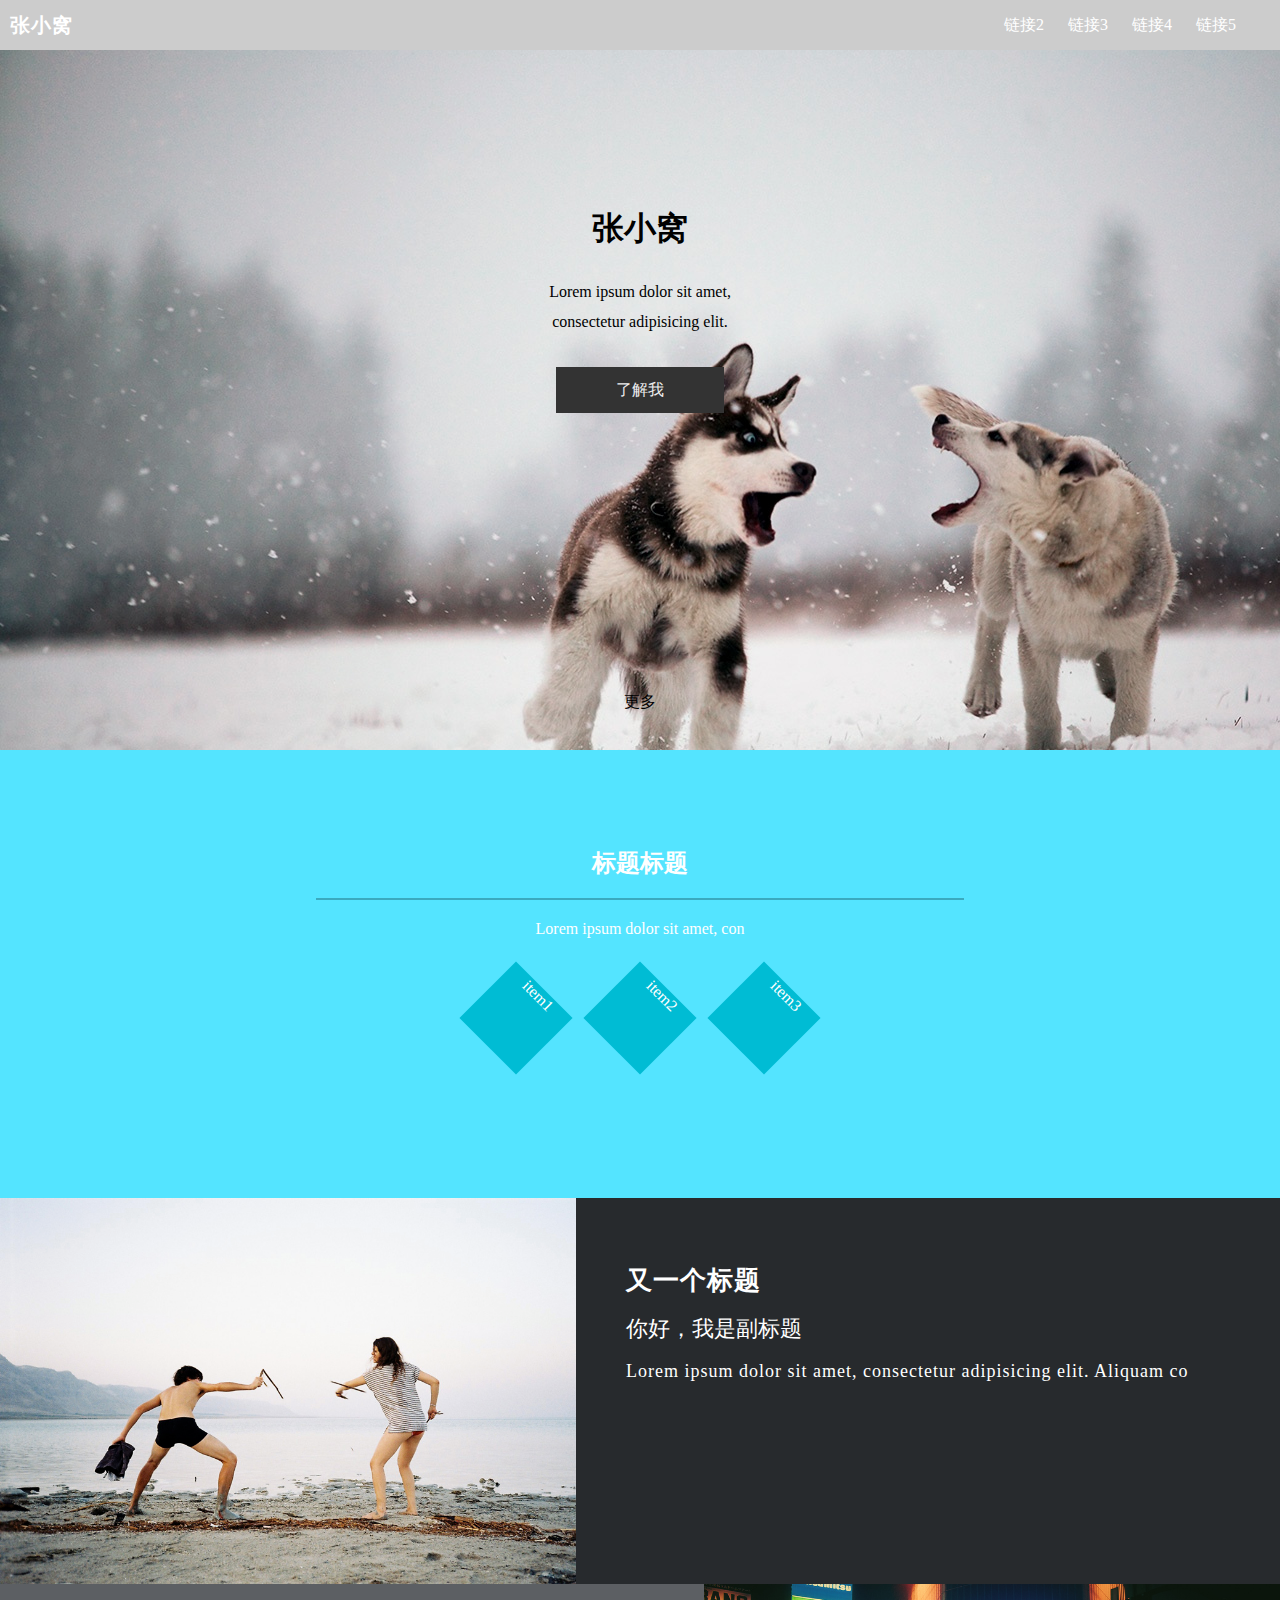
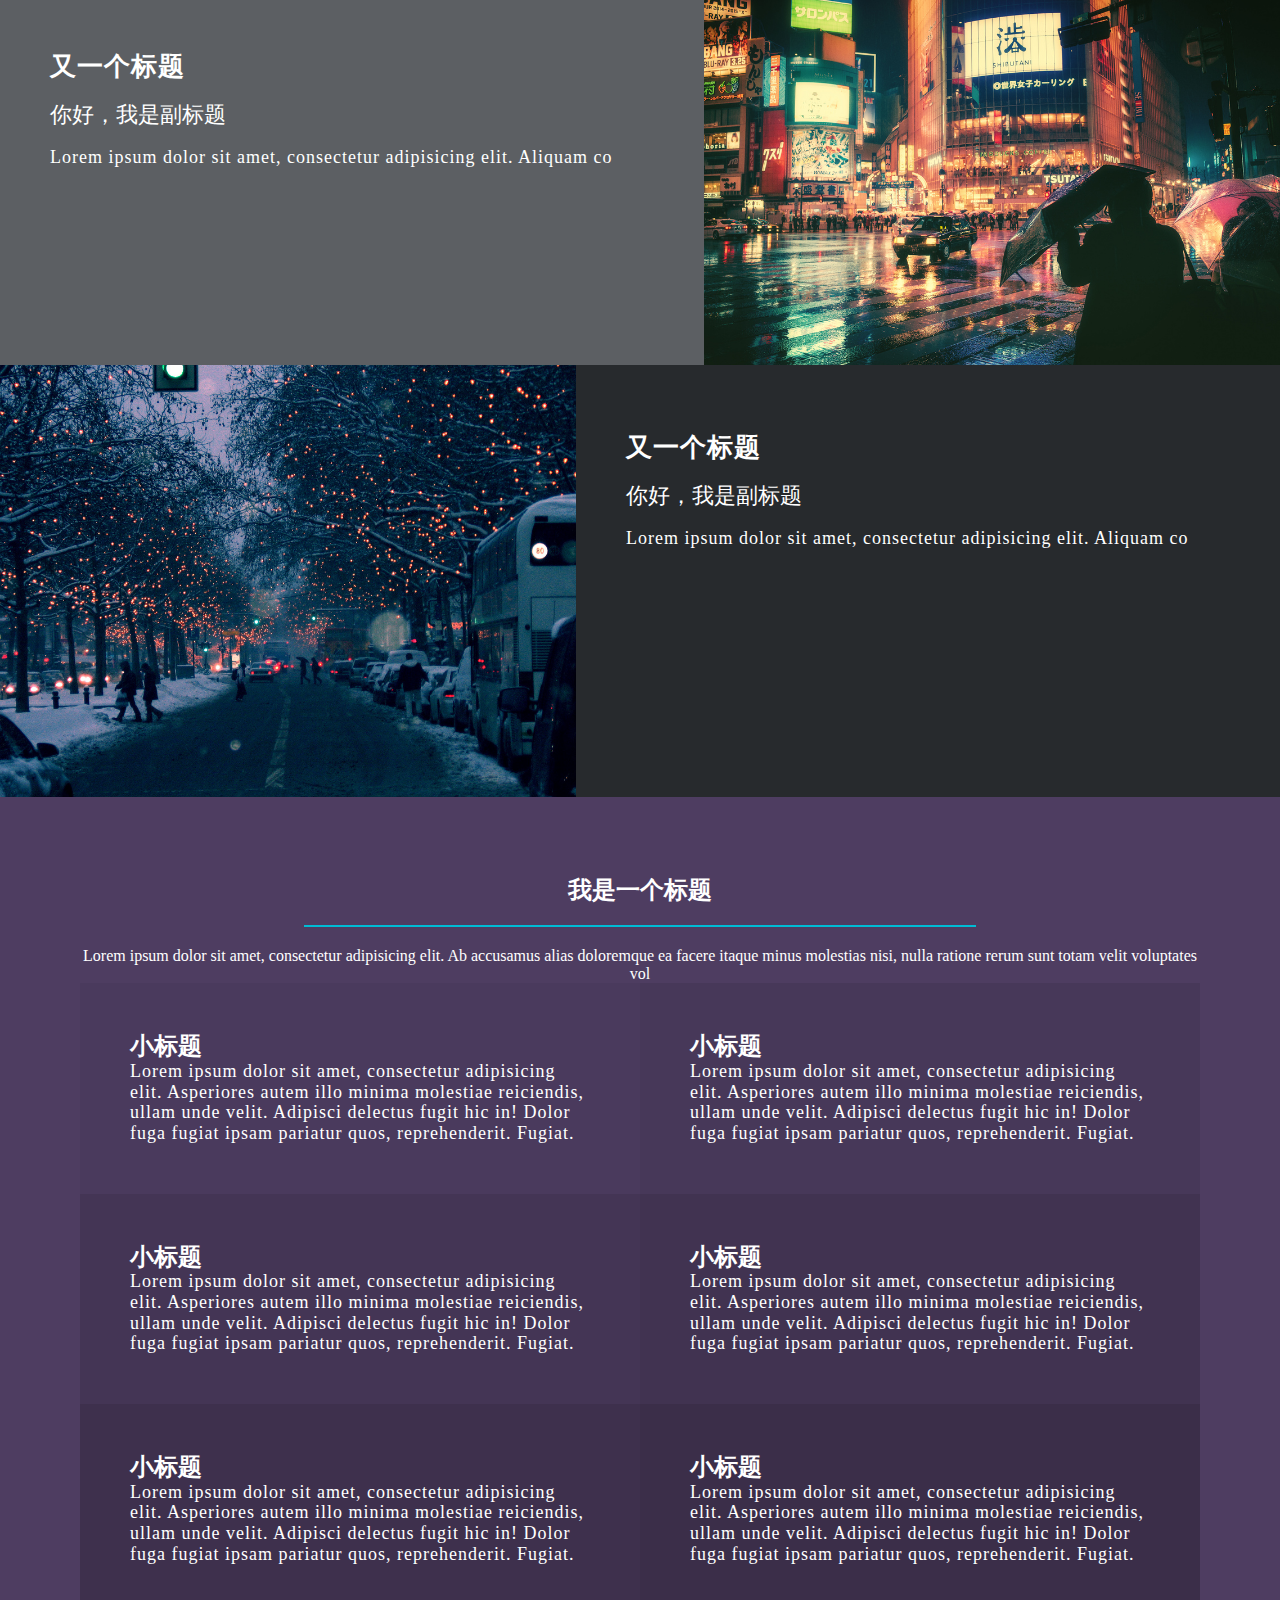
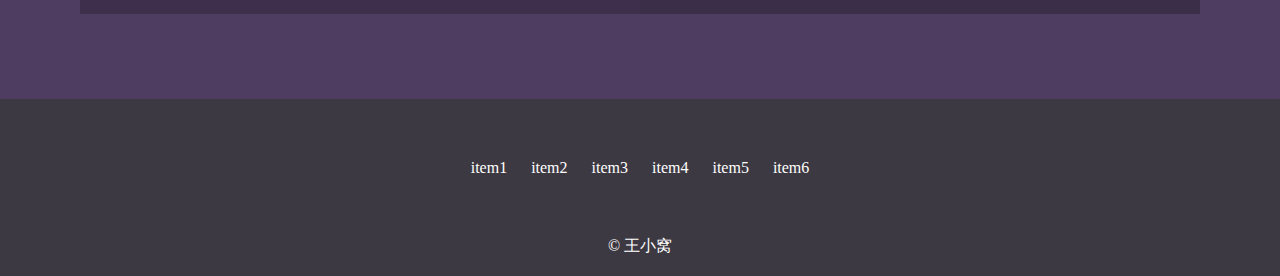
<file: blogs/index.html>
<!DOCTYPE html>
<html lang="en">
<head>
    <meta charset="UTF-8">
    <title>CSS3扁平化风格博客</title>
    <!--  CSS初始化组件  （常规初始化）  -->
    <link rel="stylesheet" href="css/normalize.css">
    <link rel="stylesheet" href="css/main.css">
    <!--  https://cssreset.com/  另一个CSS初始化组件的资源网站 （统一初始化） -->

    <!--
    lorem + Tab 键  可以生成无意义的内容（开发填充内容使用）
    -->
    <!--    <style>
            #div1 {
                background: orange
            }
        </style>-->
</head>
<body>
<div id="div1" class="main-wrapper">
    <header>
        <nav>
            <div class="logo"><a href="#">张小窝</a></div>
            <ul>

                <li><a href="#" class="active">链接2</a></li>
                <li><a href="#">链接3</a></li>
                <li><a href="#">链接4</a></li>
                <li><a href="#">链接5</a></li>
                <li></li>

            </ul>
        </nav>
        <div id="banner">
            <div class="inner">
                <h1>张小窝</h1>
                <p class="seb-heading">
                    Lorem ipsum dolor sit amet, consectetur adipisicing elit.
                </p>
                <button>了解我</button>
                <div class="more">
                    更多
                </div>
            </div>
        </div>
    </header>
    <div class="content">
        <section class="green-section">
            <div class="wrapper">
                <h2>标题标题</h2>
                <div class="hr"></div>
                <p class="sub-heading">Lorem ipsum dolor sit amet, con </p>
            </div>
            <div class="icon-group">
                <span class="icon">item1</span>
                <span class="icon">item2</span>
                <span class="icon">item3</span>
            </div>
        </section>
        <section class="gray-section">
            <div class="article-preview">
                <div class="img-section">
                    <img src="img/pic01.jpg" alt="">
                </div>
                <div class="text-section">
                    <h2>又一个标题</h2>
                    <div class="sub-heading">你好，我是副标题</div>
                    <p>Lorem ipsum dolor sit amet, consectetur adipisicing elit. Aliquam co</p>
                </div>
            </div>
        </section>
        <section class="gray-section">
            <div class="article-preview">

                <div class="text-section">
                    <h2>又一个标题</h2>
                    <div class="sub-heading">你好，我是副标题</div>
                    <p>Lorem ipsum dolor sit amet, consectetur adipisicing elit. Aliquam co</p>
                </div>
                <div class="img-section">
                    <img src="img/pic02.jpg" alt="">
                </div>
            </div>
        </section>
        <section class="gray-section">
            <div class="article-preview">
                <div class="img-section">
                    <img src="img/pic03.jpg" alt="">
                </div>
                <div class="text-section">
                    <h2>又一个标题</h2>
                    <div class="sub-heading">你好，我是副标题</div>
                    <p>Lorem ipsum dolor sit amet, consectetur adipisicing elit. Aliquam co</p>
                </div>
            </div>
        </section>

        <section class="purple-section">
            <div class="heading-wrapper">
                <h2>我是一个标题</h2>
                <div class="hr"></div>
                <div class="sub-heading">Lorem ipsum dolor sit amet, consectetur adipisicing elit. Ab accusamus alias doloremque ea facere
                    itaque minus molestias nisi, nulla ratione rerum sunt totam velit voluptates vol</div>
            </div>
            <div class="card-group clearFix">
                <div class="card">
                    <h2>小标题</h2>
                    <p>Lorem ipsum dolor sit amet, consectetur adipisicing elit. Asperiores autem illo minima molestiae reiciendis, ullam unde velit. Adipisci delectus fugit hic in! Dolor fuga fugiat ipsam pariatur quos, reprehenderit. Fugiat.</p>
                </div>
                <div class="card">
                    <h2>小标题</h2>
                    <p>Lorem ipsum dolor sit amet, consectetur adipisicing elit. Asperiores autem illo minima molestiae reiciendis, ullam unde velit. Adipisci delectus fugit hic in! Dolor fuga fugiat ipsam pariatur quos, reprehenderit. Fugiat.</p>
                </div>
                <div class="card">
                    <h2>小标题</h2>
                    <p>Lorem ipsum dolor sit amet, consectetur adipisicing elit. Asperiores autem illo minima molestiae reiciendis, ullam unde velit. Adipisci delectus fugit hic in! Dolor fuga fugiat ipsam pariatur quos, reprehenderit. Fugiat.</p>
                </div>
                <div class="card">
                    <h2>小标题</h2>
                    <p>Lorem ipsum dolor sit amet, consectetur adipisicing elit. Asperiores autem illo minima molestiae reiciendis, ullam unde velit. Adipisci delectus fugit hic in! Dolor fuga fugiat ipsam pariatur quos, reprehenderit. Fugiat.</p>
                </div>
                <div class="card">
                    <h2>小标题</h2>
                    <p>Lorem ipsum dolor sit amet, consectetur adipisicing elit. Asperiores autem illo minima molestiae reiciendis, ullam unde velit. Adipisci delectus fugit hic in! Dolor fuga fugiat ipsam pariatur quos, reprehenderit. Fugiat.</p>
                </div>
                <div class="card">
                    <h2>小标题</h2>
                    <p>Lorem ipsum dolor sit amet, consectetur adipisicing elit. Asperiores autem illo minima molestiae reiciendis, ullam unde velit. Adipisci delectus fugit hic in! Dolor fuga fugiat ipsam pariatur quos, reprehenderit. Fugiat.</p>
                </div>
            </div>
        </section>
        <!--<section class="purple-section"></section>-->
    </div>
    <footer>
        <ul class="share-group">
            <li>item1</li>
            <li>item2</li>
            <li>item3</li>
            <li>item4</li>
            <li>item5</li>
            <li>item6</li>
        </ul>
        <div class="copy">
            &copy 王小窝
        </div>
    </footer>
</div>

</body>
</html>
</file>
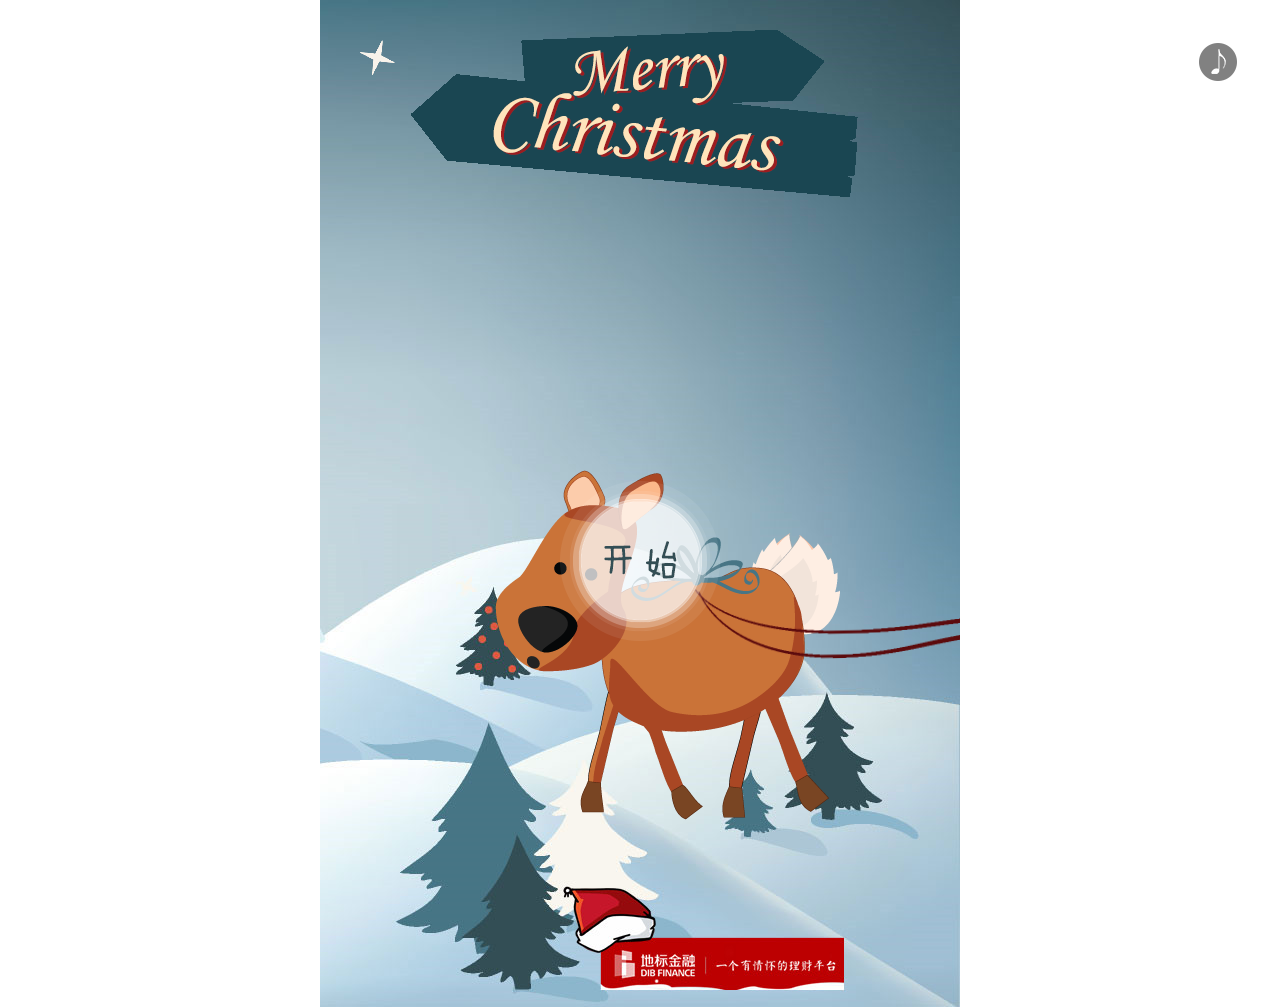
<file: merryChristmas/index.html>
<!DOCTYPE HTML PUBLIC "-//W3C//DTD HTML 4.01 Transitional//EN"
        "http://www.w3.org/TR/html4/loose.dtd">
<html>
<head>
    <meta http-equiv="Content-Type" content="text/html; charset=utf-8">
    <meta name="viewport" content="width=device-width, initial-scale=1">
    <meta http-equiv="X-UA-Compatible" content="IE=edge">
    <title>Title</title>
    <link rel="stylesheet" href="css/main.css" type="text/css">
</head>
<body>
<div class="wrapper">
    <div class="bg"></div>
    <div class="animation1">
        <div class="start"></div>
        <div id="star1" class="star"></div>
        <div id="star2" class="star"></div>
        <div id="star3" class="star"></div>
        <div id="star4" class="star"></div>
        <div id="star5" class="star"></div>
        <div id="star6" class="star"></div>
        <div id="star7" class="star"></div>
        <div id="star8" class="star"></div>
        <div id="star9" class="star"></div>
        <h3 id="tittle1" class="tittle"></h3>
        <div class="deer_group">
            <div class="deer"></div>
            <div class="pop1"></div>
            <div class="pop2">
                <div class="content_border">
                    <img src="img/desc_1.png" class="content_1">
                </div>
                <img src="img/desc_2.png" class="content_3">
            </div>
            <div id="newYearCar1" class="newyearcar"></div>
            <div class="openGift"></div>
        </div>
    </div>

    <div class="animation2">
        <h3 id="title2" class="title"></h3>
        <div class="flower"></div>
        <div id="newyearcar2" class="newyearcar"></div>
    </div>

    <div class="animation3">
        <h3 id="title3" class="title"></h3>
        <div class="messageBox">
            <div class="user">
                <div class="message">圣诞快乐</div>
                <div class="name">小猪猪</div>
                <div class="time">2018-01-01</div>
            </div>
        </div>
        <div class="share_help_entry"></div>
        <div id="newyearcar3" class="newyearcar"></div>
    </div>

</div>
<div id="cardsound" style="position: fixed; right: 40px; top: 40px; z-index: 5000; visibility: visible;">
    <img src="img/music_note_big.png" alt="" class="sound-rotate" id="sound_image">
    <audio src="img/13233158841849371269.mp3" preload="auto" autoplay="autoplay" loop id="myAudio" controls="controls" hidden="true">
    </audio>
</div>
</body>
</html>
<script type="text/javascript" src="js/jquery.min.js"></script>
<script type="text/javascript" src="js/main.js"></script>
</file>
<file: blogs/css/main.css>
*{
    margin: 0;
    padding: 0;
}
html{
    overflow-x: hidden;
}
ul li{
    list-style: none;
}
.clearFix{
    display: block;
    content: "";
    clear: both;
}
nav {
    background: #ccc;
    height: 50px;
}
#banner{
    height: 700px;
    background: transparent;
}
nav ul{
    list-style: none;
    margin: 0;
    float: right;

}
nav ul li,nav .logo{
    display: inline-block;
    line-height: 50px;
    /*float: right;*/
    margin-right: 20px;
}
nav  a{
    line-height: 50px;
    text-decoration: none;
    height: inherit;
    color: #ffffff;
}
nav .logo{
    float: left;
    letter-spacing: 1px;
    font-size: 20px;
    font-weight: 700;
    padding: 0 10px;
}

#banner .inner{
    max-width: 300px;
    text-align: center;
    margin: 0 auto;
    position: relative;
    top: 160px;
}
#banner .inner h1{
    margin: 0;
}
button{
    background: #333;
    border: none;
    color: #eee;
    padding: 10px;
}
#banner button{
    padding: 14px 60px;
}
#banner .inner .more{
    margin-top: 280px;
}
.seb-heading{
    line-height: 30px;
    margin: 30px;
}

/*   主体部分  */
.content{

}
.green-section{
    text-align: center;
    background: #54e4ff;
    color: #ffffff;
    padding: 100px 0;
}
.hr{
    width: 100%;
    height: 2px;
    margin: 20px auto;
}
.green-section .hr {
    width: 60%;
    background: #3aaabf;
    margin: 20px auto;
}
.wrapper{
    max-width: 1080px;
    margin: 0 auto;
}
.green-section .icon-group{
    margin: 20px 0;
}
.green-section .icon-group .icon{
    display: inline-block;
    width: 80px;
    height: 80px;
    background: #00bcd4;
    transform: rotate(45deg);
    margin: 20px;
    /*background: url("../img/pic00.png") no-repeat;*/
}

.gray-section{
    background-color: #272a2d;
}
.gray-section:nth-child(odd){
    background-color: #5c5f63;
}
.gray-section .img-section{
    width: 45%;
}
.article-preview{
    font-size: 0;
    color: #fff;
}
/*article-preview > h2{
    font-size: 26px;
}*/
.article-preview > div{
    float: left;
}
.img-section img{
    width: 100%;
}
.text-section > * {
    max-width: 90%;
}
.gray-section .text-section{
    width: 55%;
}
.gray-section:after{/*清除浮动*/
    display: block;
    content: "";
    clear: both;
}
.text-section{
    position: relative;
    top: 68px;
    left: 50px;
}
.text-section  h2{
    letter-spacing: 1px;
    font-size: 26px;
}
.text-section p{
    font-size: 18px;
    letter-spacing: 1px;
}
.text-section .sub-heading{
    font-size: 22px;
    margin: 20px 0;
}


/*        */
.purple-section{
    background: #4e3d61;
    color: #fff;
    padding: 80px;
}
.purple-section .heading-wrapper{
    text-align: center;
}
.purple-section .hr{
    background: #00bcd4;
    width: 60%;
}
.card-group{
    display: inline-block;
}
.card{
    float: left;
    width: 50%;
    min-width: 300px;
    padding: 50px;
    -webkit-box-sizing: border-box;
    -moz-box-sizing: border-box;
    box-sizing: border-box;
    /*border: 1px solid white;*/
}
.card p{
    font-size: 18px;
    letter-spacing: 1px;
}
.card:first-child{
    background-color: rgba(0, 0, 0, 0.04);
}
.card:nth-child(2){
    background-color: rgba(0, 0, 0, 0.08);
}
.card:nth-child(3){
    background-color: rgba(0, 0, 0, 0.12);
}
.card:nth-child(4){
    background-color: rgba(0, 0, 0, 0.16);
}
.card:nth-child(5){
    background-color: rgba(0, 0, 0, 0.20);
}
.card:nth-child(6){
    background-color: rgba(0, 0, 0, 0.24);
}
footer{
    color: white;
    background: #3d3942;
    min-height: 175px;
    text-align: center;
}
ul.share-group{
    width: 1080px;
    margin: 0 auto;
    padding: 50px;
}
.share-group li{
    display: inline-block;
    padding: 10px;
}
.copy{
    padding-bottom: 20px;
}
.main-wrapper{
    background: #444 url(../img/banner.jpg);
    background-attachment: fixed;
    background-repeat: no-repeat;
}
header{
    background-color: rgba(0, 0, 0, 0.06);
}
</file>
<file: merryChristmas/css/main.css>
*{margin: 0;padding: 0;}
.wrapper{width: 640px;position: relative;height: 1007px;margin: 0 auto;overflow: hidden;}
.bg{position: absolute;top: 0px;left: -640px;z-index: 1000;width: 1280px;height: 1007px;background: url('../img/bg.jpg') no-repeat;}

.animation1,.animation2,.animation3{position:absolute;top:0px;left:0px;z-index:1001;width:100%;height:100%;}
.animation2,.animation3{display:none;}
.deer_group{position: absolute;}
.deer{position: absolute;top: 470px;left: 175px;width: 345px;height: 350px;background: url('../img/reindeer_1.png') no-repeat;}
.deer_frame2{background:url('../img/reindeer_2.png') no-repeat;}
.tittle{position: absolute;top: 30px;left: 90px;width: 448px;height: 167px;background: url('../img/title_1.png') no-repeat;}
.start{position: absolute;z-index: 1002;top: 481px;left: 240px;width: 160px;height: 160px;background: url('../img/start.png') no-repeat 50% 50%;}
.star{position:absolute;width:115px;height:115px;background:url('../img/star.png') no-repeat;-webkit-transform-origin:50% 50%;-webkit-transform:scale(0.3);}
.pop1{display:none;position:absolute;top:347px;left:35px;width:248px;height:175px;background:url('../img/pop_1.png') no-repeat;}
.pop2{display:none;position:absolute;top:245px;left:277px;width:284px;height:182px;padding:45px 20px 20px 20px;background:url('../img/pop_bg.png') no-repeat;font-size:36px;color:#794523;}
.pop2 .content_border{height:50px;line-height:50px;overflow:hidden;color:#cc0308;}
.pop2 .content_1{float:left;}
.pop2 .content_3{float:right;}

/*   */
.newyearcar{position:absolute;top:503px;left:362px;width:897px;height:324px;background:url('../img/new_year_car.png') no-repeat;transform: rotate(-1deg)}
.newyearcarStart{
    animation:newyearcarStart 3s linear;
    animation-iteration-count:infinite;
    -webkit-animation:newyearcarStart 3s linear;
    -webkit-animation-iteration-count:infinite;
}

.tittleStart{
    animation:newyearcarStart 3s linear;
    animation-iteration-count:infinite;
    -webkit-animation:newyearcarStart 3s linear;
    -webkit-animation-iteration-count:infinite;
}


@keyframes newyearcarStart
{
    0% {transform: rotate(-0.7deg);}
    10% {transform: rotate(-0.3deg);}
    20% {transform: rotate(-0.1deg);}
    30% {transform: rotate(0.2deg);}
    40% {transform: rotate(0.5deg);}
    50% {transform: rotate(0.8deg);}
    60% {transform: rotate(0.5deg);}
    70% {transform: rotate(0.2deg);}
    80% {transform: rotate(-0.1deg);}
    90% {transform: rotate(-0.4deg);}
    100% {transform: rotate(-0.7deg);}
}

@-webkit-keyframes newyearcarStart /* Safari 和 Chrome */
{
    0% {transform: rotate(-0.7deg);}
    10% {transform: rotate(-0.3deg);}
    20% {transform: rotate(-0.1deg);}
    30% {transform: rotate(0.2deg);}
    40% {transform: rotate(0.5deg);}
    50% {transform: rotate(0.8deg);}
    60% {transform: rotate(0.5deg);}
    70% {transform: rotate(0.2deg);}
    80% {transform: rotate(-0.1deg);}
    90% {transform: rotate(-0.4deg);}
    100% {transform: rotate(-0.7deg);}
}

/*   */
.openGift{display:none;position:absolute;top:581px;left:941px;width:134px;height:134px;border-radius:168px;background:url('../img/open_card_entry.png') no-repeat 50% 50%;}

/*  */
.animation2 .title,.animation3 .title{position:absolute;top:30px;left:64px;width:507px;height:192px;background:url('../img/title_2.png') no-repeat;}
.animation2 .title{opacity:0;-webkit-transform-origin:50% 50%;-webkit-transform:scale(0.1);top:500px;}
.animation2 .newyearcar,.animation3 .newyearcar{left:-278px;}
.animation2 .flower{position:absolute;width: 500px;height: 400px;top: 200px;left: 80px;}

/*   */
.messageBox {
    position: absolute;
    top: 270px;
    width: 80%;
    z-index: 900;
    padding-left: 50px;
    color:  #fde4bb;
}
.message{height:85px; overflow-x:hidden;-webkit-overflow-scrolling:touch;text-shadow: 0 1px 2px rgba(0, 0, 0, 0.37);font-size:24px;}
.name{
    color:   #fde4bb ;
    display: block;
    text-align: right;
    margin-top:5px;
    height: 28px;text-shadow: 0 1px 2px rgba(0, 0, 0, 0.37);font-size:24px;

}
.time {
    font-size: 12px;
    display: block;
    text-align: right;text-shadow: 0 1px 2px rgba(0, 0, 0, 0.37);font-size:16px;
}
.share_help_entry{position:absolute;top:440px;left:370px;width:194px;height:45px;background:url('../img/share_help_entry.png') no-repeat;}


.title3Start{
    animation: tittle3 3s linear;
    -webkit-animation: tittle3 3s linear;
}


@keyframes tittle3
{
    0% {top: 460px;transform: scale(0, 0);opacity: 0.3;}
    50% {top: 245px;transform: scale(0.5, 0.5);opacity: 0.5}
    100% {top: 30px;transform: scale(1, 1);opacity: 0.8}
}

@-webkit-keyframes title3 /* Safari 和 Chrome */
{
    0% {top: 320px;transform: scale(0, 0);opacity: 0;}
    50% {top: 175px;transform: scale(0.5, 0.5);opacity: 0.5}
    100% {top: 30px;transform: scale(1, 1);opacity: 1}
}

.sound-rotate{
    -webkit-transition-property: -webkit-transform;
    -webkit-transition-duration: 1s;
    -moz-transition-property: -moz-transform;
    -moz-transition-duration: 1s;
    -webkit-animation: sound-animation 2s linear infinite;
    -moz-animation: sound-animation 2s linear infinite;
    -o-animation: sound-animation 2s linear infinite;
    animation: sound-animation 2s linear infinite;
}

@-webkit-keyframes sound-animation {/*任务条滚动*/
    from{-webkit-transform: rotate(0deg)}
    to{-webkit-transform: rotate(359deg)}
}
@-moz-keyframes sound-animation {
    from{-webkit-transform: rotate(0deg)}
    to{-webkit-transform: rotate(359deg)}
}
@keyframes sound-animation {
    from{-webkit-transform: rotate(0deg)}
    to{-webkit-transform: rotate(359deg)}
}
</file>
